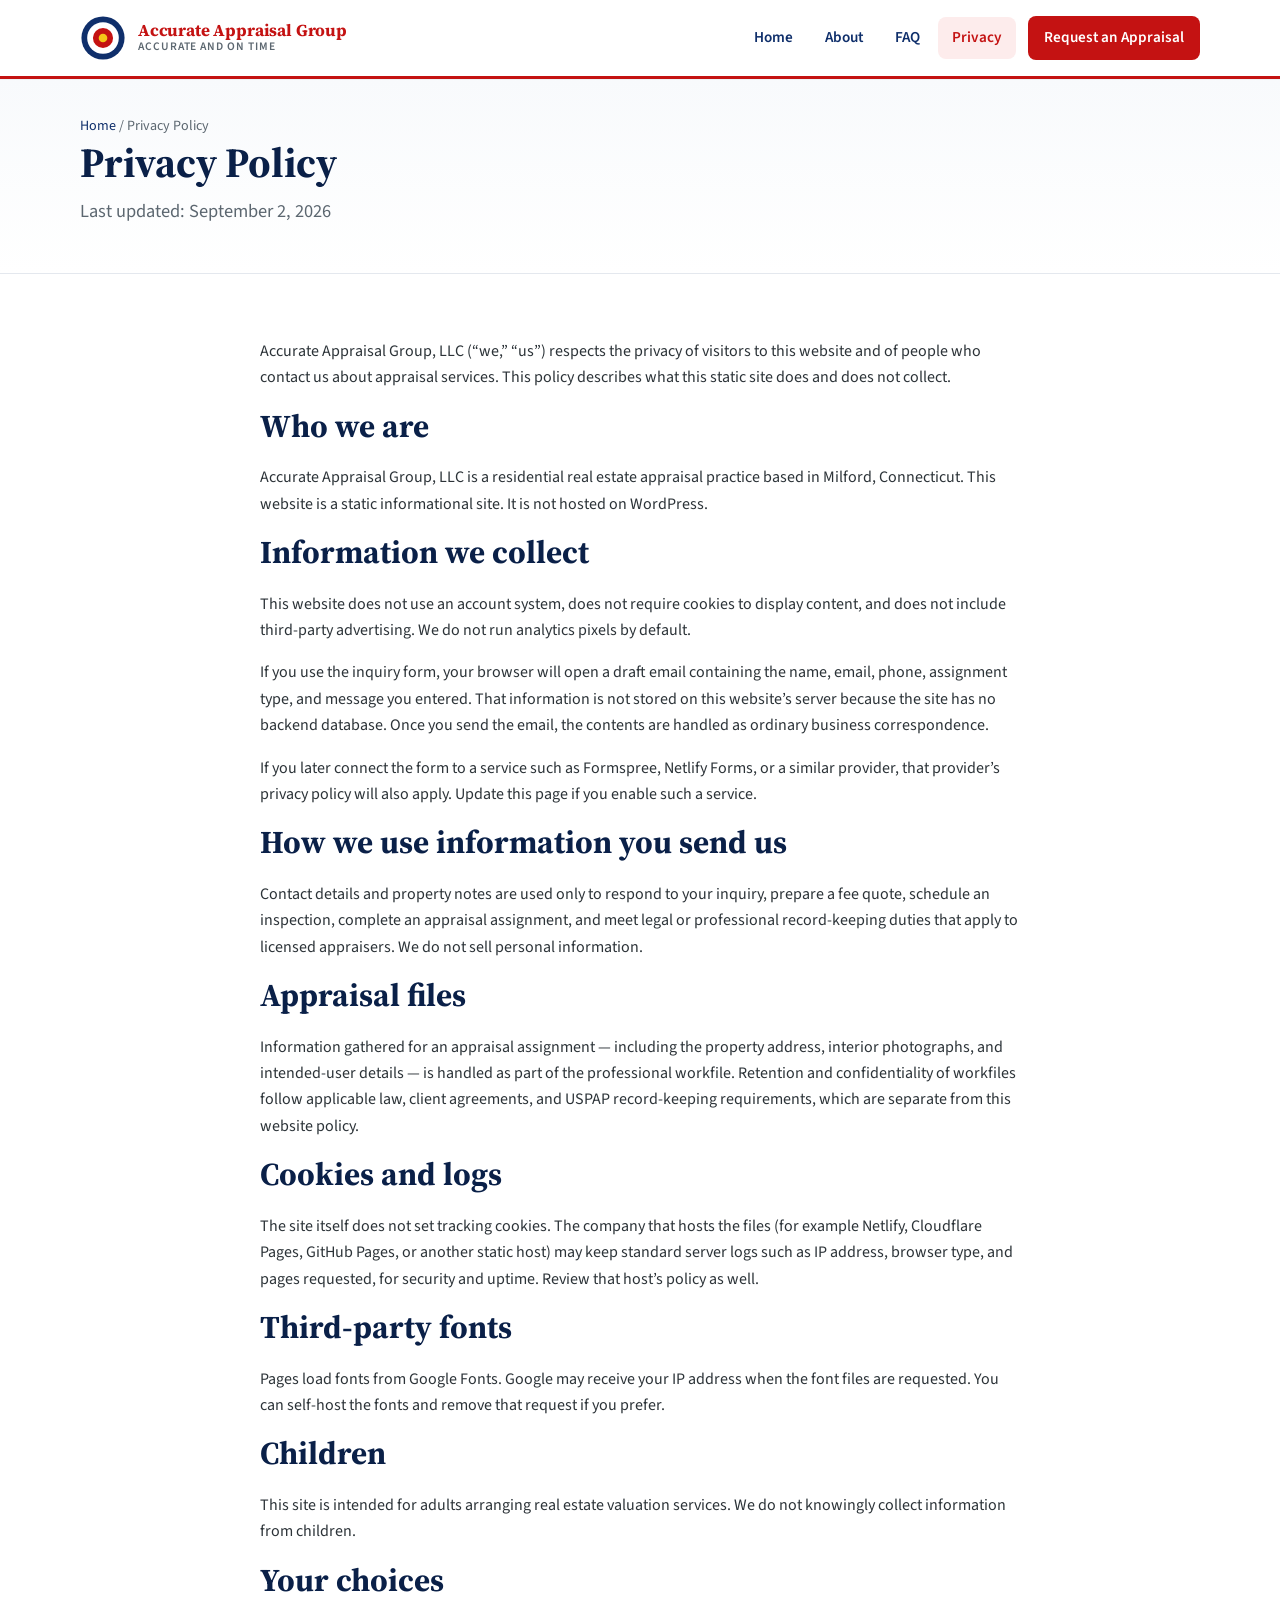
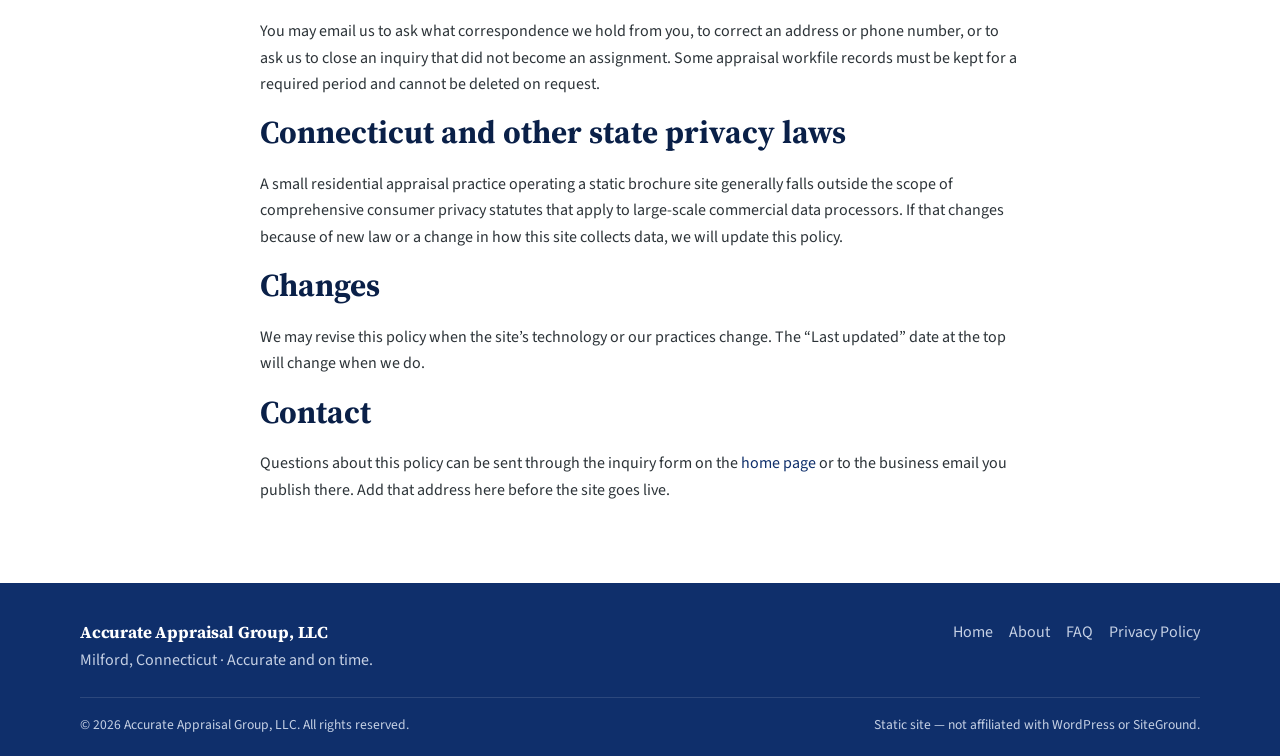
<file: privacy.html>
<!DOCTYPE html>
<html lang="en">
<head>
  <meta charset="utf-8">
  <meta name="viewport" content="width=device-width, initial-scale=1">
  <title>Privacy Policy | Accurate Appraisal Group, LLC</title>
  <meta name="description" content="Privacy policy for the Accurate Appraisal Group, LLC website.">
  <link rel="preconnect" href="https://fonts.googleapis.com">
  <link rel="preconnect" href="https://fonts.gstatic.com" crossorigin>
  <link href="https://fonts.googleapis.com/css2?family=Source+Sans+3:wght@400;600;700&family=Source+Serif+4:ital,wght@0,600;0,700;1,600&display=swap" rel="stylesheet">
  <link rel="stylesheet" href="styles.css">
  <link rel="icon" href="data:image/svg+xml,%3Csvg xmlns='http://www.w3.org/2000/svg' viewBox='0 0 64 64'%3E%3Ccircle cx='32' cy='32' r='30' fill='%230f2f6b'/%3E%3Ccircle cx='32' cy='32' r='22' fill='%23ffffff'/%3E%3Ccircle cx='32' cy='32' r='14' fill='%23c41212'/%3E%3Ccircle cx='32' cy='32' r='6' fill='%23f5c518'/%3E%3C/svg%3E">
</head>
<body>
  <header class="site-header">
    <div class="wrap header-inner">
      <a class="brand" href="index.html">
        <svg class="brand-mark" viewBox="0 0 64 64" aria-hidden="true">
          <circle cx="32" cy="32" r="30" fill="#0f2f6b"/>
          <circle cx="32" cy="32" r="22" fill="#fff"/>
          <circle cx="32" cy="32" r="14" fill="#c41212"/>
          <circle cx="32" cy="32" r="6" fill="#f5c518"/>
        </svg>
        <span class="brand-text">
          <span class="brand-name">Accurate Appraisal Group</span>
          <span class="brand-tag">Accurate and on time</span>
        </span>
      </a>
      <button class="menu-toggle" aria-label="Open menu" aria-expanded="false"><span></span><span></span><span></span></button>
      <nav class="nav">
        <a href="index.html">Home</a>
        <a href="about.html">About</a>
        <a href="faq.html">FAQ</a>
        <a href="privacy.html" aria-current="page">Privacy</a>
        <a class="nav-cta" href="index.html#contact">Request an Appraisal</a>
      </nav>
    </div>
  </header>

  <main>
    <section class="page-hero">
      <div class="wrap">
        <div class="crumbs"><a href="index.html">Home</a> / Privacy Policy</div>
        <h1>Privacy Policy</h1>
        <p class="lede">Last updated: September 2, 2026</p>
      </div>
    </section>

    <section class="section">
      <div class="wrap prose" style="max-width:760px">
        <p>Accurate Appraisal Group, LLC (“we,” “us”) respects the privacy of visitors to this website and of people who contact us about appraisal services. This policy describes what this static site does and does not collect.</p>

        <h2>Who we are</h2>
        <p>Accurate Appraisal Group, LLC is a residential real estate appraisal practice based in Milford, Connecticut. This website is a static informational site. It is not hosted on WordPress.</p>

        <h2>Information we collect</h2>
        <p>This website does not use an account system, does not require cookies to display content, and does not include third-party advertising. We do not run analytics pixels by default.</p>
        <p>If you use the inquiry form, your browser will open a draft email containing the name, email, phone, assignment type, and message you entered. That information is not stored on this website’s server because the site has no backend database. Once you send the email, the contents are handled as ordinary business correspondence.</p>
        <p>If you later connect the form to a service such as Formspree, Netlify Forms, or a similar provider, that provider’s privacy policy will also apply. Update this page if you enable such a service.</p>

        <h2>How we use information you send us</h2>
        <p>Contact details and property notes are used only to respond to your inquiry, prepare a fee quote, schedule an inspection, complete an appraisal assignment, and meet legal or professional record-keeping duties that apply to licensed appraisers. We do not sell personal information.</p>

        <h2>Appraisal files</h2>
        <p>Information gathered for an appraisal assignment — including the property address, interior photographs, and intended-user details — is handled as part of the professional workfile. Retention and confidentiality of workfiles follow applicable law, client agreements, and USPAP record-keeping requirements, which are separate from this website policy.</p>

        <h2>Cookies and logs</h2>
        <p>The site itself does not set tracking cookies. The company that hosts the files (for example Netlify, Cloudflare Pages, GitHub Pages, or another static host) may keep standard server logs such as IP address, browser type, and pages requested, for security and uptime. Review that host’s policy as well.</p>

        <h2>Third-party fonts</h2>
        <p>Pages load fonts from Google Fonts. Google may receive your IP address when the font files are requested. You can self-host the fonts and remove that request if you prefer.</p>

        <h2>Children</h2>
        <p>This site is intended for adults arranging real estate valuation services. We do not knowingly collect information from children.</p>

        <h2>Your choices</h2>
        <p>You may email us to ask what correspondence we hold from you, to correct an address or phone number, or to ask us to close an inquiry that did not become an assignment. Some appraisal workfile records must be kept for a required period and cannot be deleted on request.</p>

        <h2>Connecticut and other state privacy laws</h2>
        <p>A small residential appraisal practice operating a static brochure site generally falls outside the scope of comprehensive consumer privacy statutes that apply to large-scale commercial data processors. If that changes because of new law or a change in how this site collects data, we will update this policy.</p>

        <h2>Changes</h2>
        <p>We may revise this policy when the site’s technology or our practices change. The “Last updated” date at the top will change when we do.</p>

        <h2>Contact</h2>
        <p>Questions about this policy can be sent through the inquiry form on the <a href="index.html#contact">home page</a> or to the business email you publish there. Add that address here before the site goes live.</p>
      </div>
    </section>
  </main>

  <footer class="site-footer">
    <div class="wrap footer-top">
      <div class="footer-brand">
        <div class="brand-name">Accurate Appraisal Group, LLC</div>
        <div>Milford, Connecticut · Accurate and on time.</div>
      </div>
      <nav class="footer-nav">
        <a href="index.html">Home</a>
        <a href="about.html">About</a>
        <a href="faq.html">FAQ</a>
        <a href="privacy.html">Privacy Policy</a>
      </nav>
    </div>
    <div class="wrap footer-bottom">
      <span>&copy; 2026 Accurate Appraisal Group, LLC. All rights reserved.</span>
      <span>Static site — not affiliated with WordPress or SiteGround.</span>
    </div>
  </footer>
  <script src="main.js"></script>
</body>
</html>
</file>
<file: styles.css>
/* Accurate Appraisal Group, LLC — static site styles
   Color language taken from the current WordPress site:
   bright header red, navy accent bar, warm gray body text, white canvas. */

:root {
  --red: #c41212;
  --red-dark: #9a0e0e;
  --red-soft: #fdecec;
  --navy: #0f2f6b;
  --navy-deep: #0a2048;
  --blue: #1d4ed8;
  --gold: #f5c518;
  --ink: #2c3338;
  --muted: #5c6770;
  --line: #e4e8ee;
  --paper: #ffffff;
  --wash: #f6f7f9;
  --shadow: 0 10px 30px rgba(15, 47, 107, 0.08);
  --radius: 14px;
  --max: 1120px;
  --header-h: 76px;
}

*, *::before, *::after { box-sizing: border-box; }
html { scroll-behavior: smooth; }
body {
  margin: 0;
  font-family: "Source Sans 3", "Segoe UI", Helvetica, Arial, sans-serif;
  color: var(--ink);
  background: var(--paper);
  line-height: 1.65;
  min-height: 100vh;
  display: flex;
  flex-direction: column;
}
img { max-width: 100%; display: block; }
a { color: var(--navy); text-decoration: none; }
a:hover { color: var(--red); }
h1, h2, h3, h4 {
  font-family: "Source Serif 4", Georgia, "Times New Roman", serif;
  line-height: 1.2;
  color: var(--navy-deep);
  margin: 0 0 0.6em;
}
p { margin: 0 0 1em; }
.wrap { width: min(var(--max), calc(100% - 40px)); margin-inline: auto; }

/* Header */
.site-header {
  position: sticky;
  top: 0;
  z-index: 40;
  background: var(--paper);
  border-bottom: 3px solid var(--red);
  box-shadow: 0 1px 0 rgba(15,47,107,.04);
}
.header-inner {
  display: flex;
  align-items: center;
  justify-content: space-between;
  min-height: var(--header-h);
  gap: 20px;
}
.brand {
  display: flex;
  align-items: center;
  gap: 12px;
  color: var(--navy-deep);
}
.brand:hover { color: var(--navy-deep); }
.brand-mark { width: 46px; height: 46px; flex-shrink: 0; }
.brand-text { display: flex; flex-direction: column; line-height: 1.1; }
.brand-name {
  font-family: "Source Serif 4", Georgia, serif;
  font-weight: 700;
  font-size: 1.05rem;
  color: var(--red);
  letter-spacing: -0.01em;
}
.brand-tag {
  font-size: 0.72rem;
  letter-spacing: 0.08em;
  text-transform: uppercase;
  color: var(--muted);
  font-weight: 600;
}
.nav {
  display: flex;
  align-items: center;
  gap: 4px;
}
.nav a {
  padding: 8px 14px;
  font-weight: 600;
  font-size: 0.95rem;
  color: var(--navy);
  border-radius: 8px;
}
.nav a:hover, .nav a[aria-current="page"] {
  background: var(--red-soft);
  color: var(--red);
}
.nav-cta {
  margin-left: 8px;
  background: var(--red) !important;
  color: #fff !important;
  padding: 9px 16px !important;
}
.nav-cta:hover { background: var(--red-dark) !important; }
.menu-toggle {
  display: none;
  background: none;
  border: 1px solid var(--line);
  border-radius: 8px;
  padding: 8px 10px;
  cursor: pointer;
}
.menu-toggle span {
  display: block;
  width: 20px;
  height: 2px;
  background: var(--navy);
  margin: 4px 0;
}

/* Hero */
.hero {
  background:
    linear-gradient(180deg, #f8fafc 0%, #ffffff 100%);
  border-bottom: 1px solid var(--line);
  padding: 48px 0 56px;
}
.hero-grid {
  display: grid;
  grid-template-columns: 1.15fr 0.85fr;
  gap: 48px;
  align-items: center;
}
.kicker {
  display: inline-block;
  font-size: 0.75rem;
  font-weight: 700;
  letter-spacing: 0.14em;
  text-transform: uppercase;
  color: var(--red);
  margin-bottom: 10px;
}
.hero h1 {
  font-size: clamp(2rem, 4vw, 3.15rem);
  color: var(--navy-deep);
  margin-bottom: 14px;
}
.hero h1 em {
  font-style: italic;
  color: var(--red);
}
.lede { font-size: 1.15rem; color: var(--muted); max-width: 36em; }
.hero-actions { display: flex; flex-wrap: wrap; gap: 12px; margin-top: 24px; }
.btn {
  display: inline-flex;
  align-items: center;
  justify-content: center;
  gap: 8px;
  padding: 12px 20px;
  border-radius: 10px;
  font-weight: 700;
  border: 2px solid transparent;
  cursor: pointer;
  font-size: 0.98rem;
}
.btn-primary { background: var(--red); color: #fff; }
.btn-primary:hover { background: var(--red-dark); color: #fff; }
.btn-ghost { background: #fff; color: var(--navy); border-color: var(--line); }
.btn-ghost:hover { border-color: var(--navy); color: var(--navy); }
.hero-card {
  background: var(--navy-deep);
  color: #fff;
  border-radius: 18px;
  padding: 28px;
  box-shadow: var(--shadow);
  position: relative;
  overflow: hidden;
}
.hero-card::after {
  content: "";
  position: absolute;
  inset: auto -30px -40px auto;
  width: 160px; height: 160px;
  background: radial-gradient(circle, rgba(196,18,18,.45), transparent 70%);
}
.hero-card h2 { color: #fff; font-size: 1.35rem; margin-bottom: 8px; }
.hero-card p { color: #d5deee; margin-bottom: 18px; }
.stat-row { display: grid; grid-template-columns: 1fr 1fr; gap: 12px; }
.stat {
  background: rgba(255,255,255,.06);
  border: 1px solid rgba(255,255,255,.1);
  border-radius: 12px;
  padding: 14px;
}
.stat b { display: block; font-size: 1.45rem; color: #fff; font-family: "Source Serif 4", serif; }
.stat span { font-size: 0.8rem; color: #c5d0e4; }

/* Sections */
.section { padding: 64px 0; }
.section-alt { background: var(--wash); }
.section-head { max-width: 640px; margin-bottom: 32px; }
.section-head h2 { font-size: clamp(1.6rem, 3vw, 2.15rem); }
.eyebrow { color: var(--red); font-weight: 700; letter-spacing: .12em; text-transform: uppercase; font-size: .75rem; margin-bottom: 8px; }

.cards {
  display: grid;
  grid-template-columns: repeat(3, 1fr);
  gap: 20px;
}
.card {
  background: var(--paper);
  border: 1px solid var(--line);
  border-radius: var(--radius);
  padding: 24px;
  box-shadow: var(--shadow);
}
.card .icon {
  width: 44px; height: 44px;
  border-radius: 10px;
  background: var(--red-soft);
  color: var(--red);
  display: grid; place-items: center;
  margin-bottom: 14px;
}
.card h3 { font-size: 1.2rem; margin-bottom: 8px; }
.card p { color: var(--muted); margin: 0; }

.two-col {
  display: grid;
  grid-template-columns: 1fr 1fr;
  gap: 40px;
  align-items: start;
}
.prose h2 { font-size: 2rem; }
.prose h3 { font-size: 1.25rem; margin-top: 1.4em; }
.prose ul, .prose ol { padding-left: 1.15em; color: var(--muted); }
.prose li { margin-bottom: 0.45em; }
.note {
  background: #fff;
  border-left: 4px solid var(--red);
  padding: 16px 18px;
  border-radius: 0 10px 10px 0;
  color: var(--muted);
}

/* FAQ */
.faq-list { display: grid; gap: 12px; }
details.faq {
  background: #fff;
  border: 1px solid var(--line);
  border-radius: 12px;
  padding: 4px 18px;
}
details.faq summary {
  cursor: pointer;
  font-weight: 700;
  color: var(--navy-deep);
  padding: 14px 0;
  list-style: none;
  display: flex;
  justify-content: space-between;
  align-items: center;
  gap: 16px;
}
details.faq summary::-webkit-details-marker { display: none; }
details.faq summary::after {
  content: "+";
  color: var(--red);
  font-size: 1.4rem;
  font-weight: 500;
}
details.faq[open] summary::after { content: "–"; }
details.faq p { color: var(--muted); padding-bottom: 14px; }

/* Contact strip */
.contact-strip {
  background: var(--navy-deep);
  color: #fff;
  padding: 48px 0;
}
.contact-strip h2 { color: #fff; }
.contact-strip p { color: #c9d4e8; }
.contact-grid {
  display: grid;
  grid-template-columns: 1fr 1fr;
  gap: 32px;
  align-items: start;
}
.form {
  display: grid;
  gap: 12px;
}
.form label { font-size: .85rem; font-weight: 600; color: #e8eef8; }
.form input, .form textarea, .form select {
  width: 100%;
  padding: 11px 12px;
  border-radius: 8px;
  border: 1px solid rgba(255,255,255,.18);
  background: rgba(255,255,255,.08);
  color: #fff;
  font: inherit;
}
.form input::placeholder, .form textarea::placeholder { color: #9aa8c0; }
.form textarea { min-height: 110px; resize: vertical; }
.form .hint { font-size: .8rem; color: #9aa8c0; }

/* Footer */
.site-footer {
  margin-top: auto;
  background: var(--navy);
  color: #c5d0e4;
  padding: 36px 0 20px;
}
.footer-top {
  display: flex;
  justify-content: space-between;
  gap: 24px;
  flex-wrap: wrap;
  padding-bottom: 24px;
  border-bottom: 1px solid rgba(255,255,255,.12);
}
.footer-brand .brand-name { color: #fff; }
.footer-nav { display: flex; gap: 16px; flex-wrap: wrap; }
.footer-nav a { color: #c5d0e4; }
.footer-nav a:hover { color: #fff; }
.footer-bottom {
  display: flex;
  justify-content: space-between;
  gap: 12px;
  flex-wrap: wrap;
  padding-top: 16px;
  font-size: .85rem;
}

/* Page header */
.page-hero {
  background: linear-gradient(180deg, #f8fafc, #fff);
  border-bottom: 1px solid var(--line);
  padding: 36px 0 28px;
}
.page-hero h1 { font-size: clamp(1.8rem, 3.4vw, 2.6rem); margin: 0 0 8px; }
.crumbs { font-size: .88rem; color: var(--muted); }

/* Timeline */
.timeline { border-left: 3px solid var(--red-soft); padding-left: 22px; }
.tl-item { position: relative; margin-bottom: 22px; }
.tl-item::before {
  content: "";
  position: absolute;
  left: -29px; top: 6px;
  width: 12px; height: 12px;
  background: var(--red);
  border-radius: 50%;
  box-shadow: 0 0 0 4px var(--red-soft);
}
.tl-item strong { color: var(--red); }

@media (max-width: 860px) {
  .hero-grid, .cards, .two-col, .contact-grid { grid-template-columns: 1fr; }
  .menu-toggle { display: block; }
  .nav {
    display: none;
    position: absolute;
    top: var(--header-h);
    left: 0; right: 0;
    background: #fff;
    flex-direction: column;
    padding: 12px 16px 18px;
    border-bottom: 1px solid var(--line);
    box-shadow: var(--shadow);
  }
  .nav.open { display: flex; }
  .nav-cta { margin: 8px 0 0; }
}
</file>
